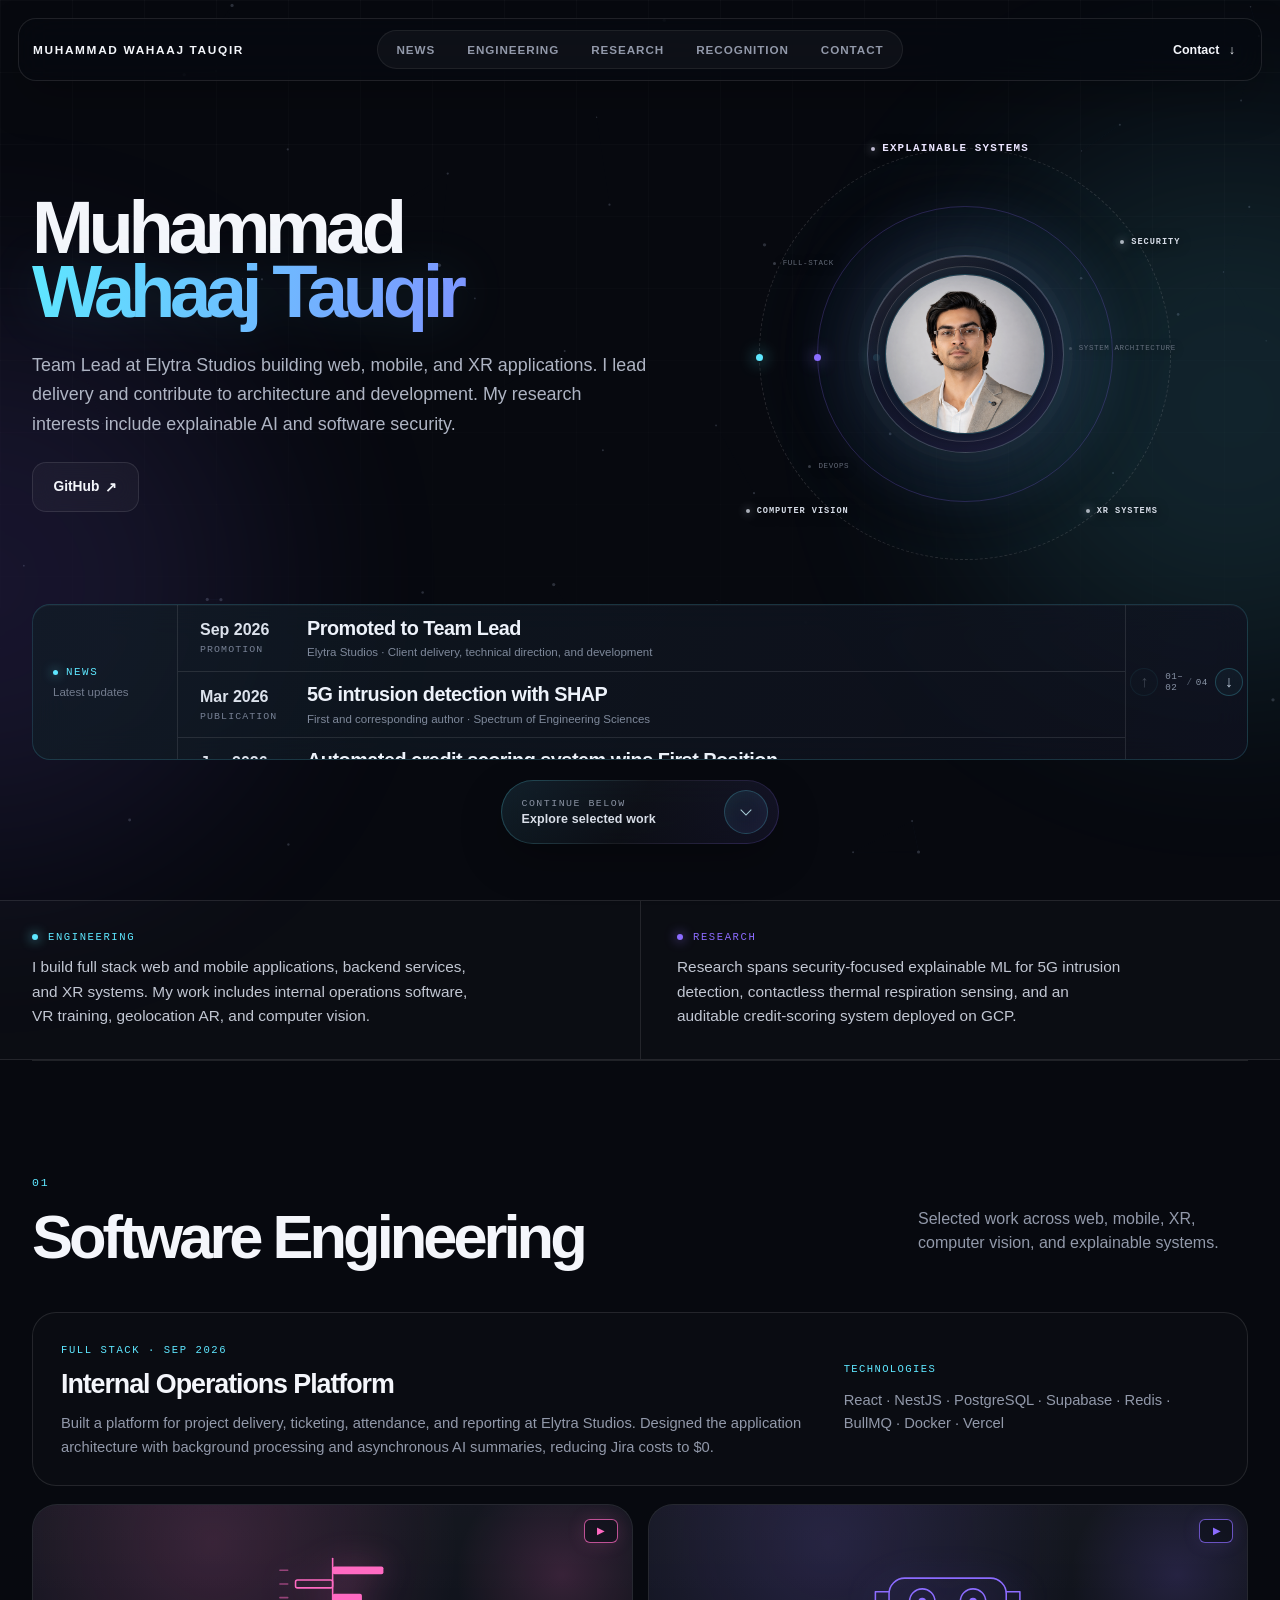
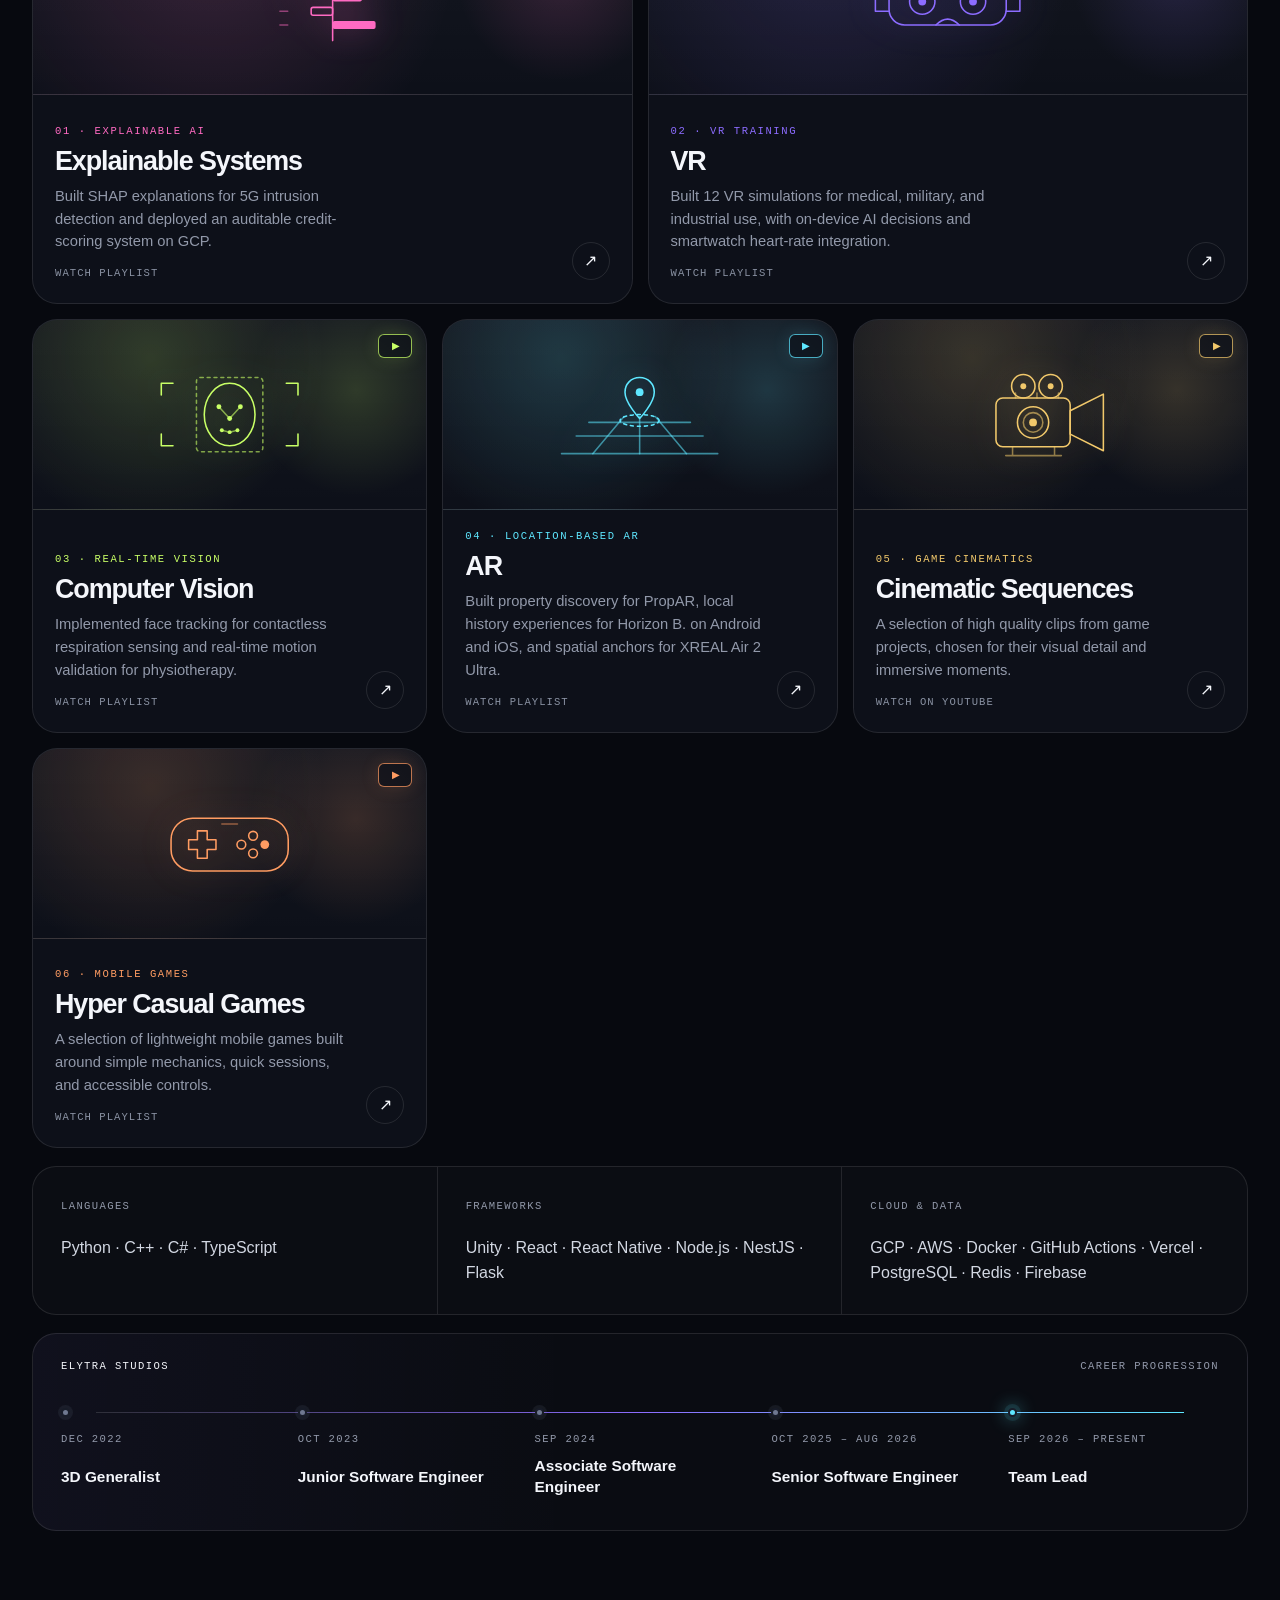
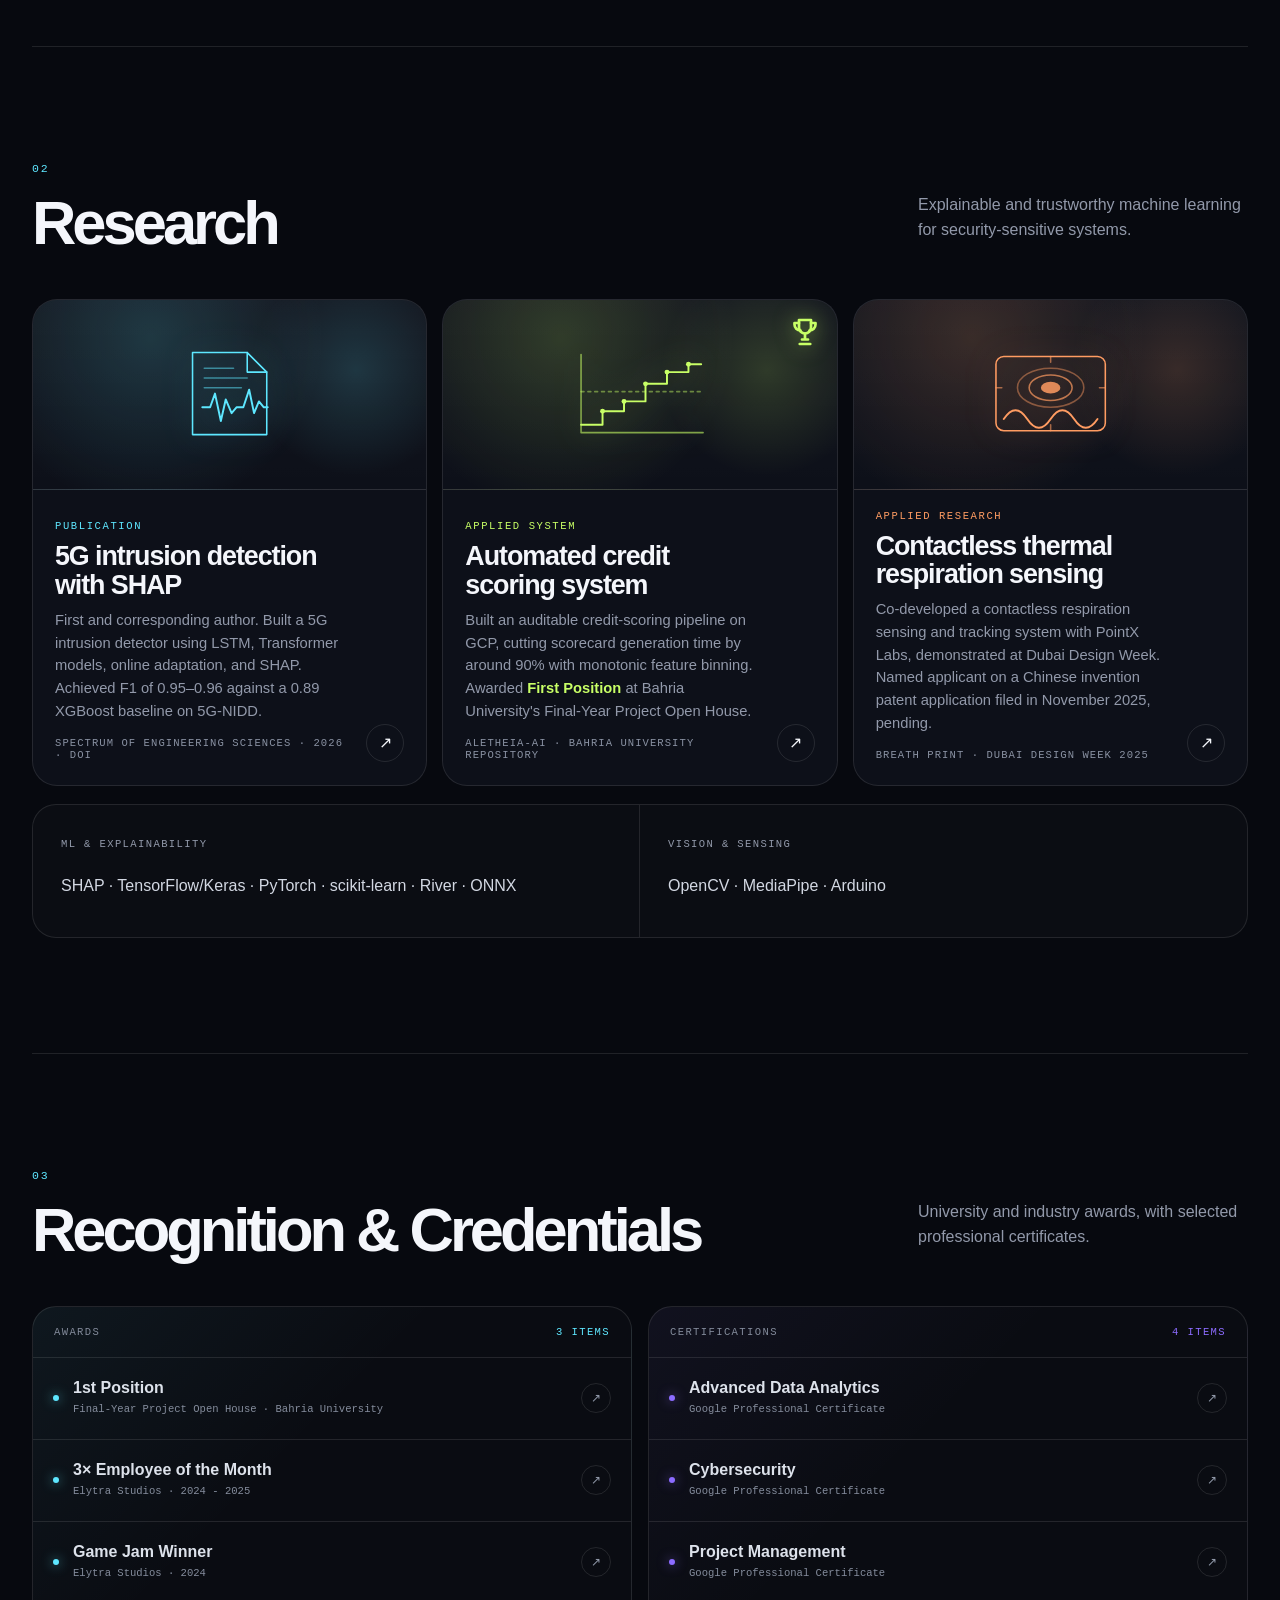
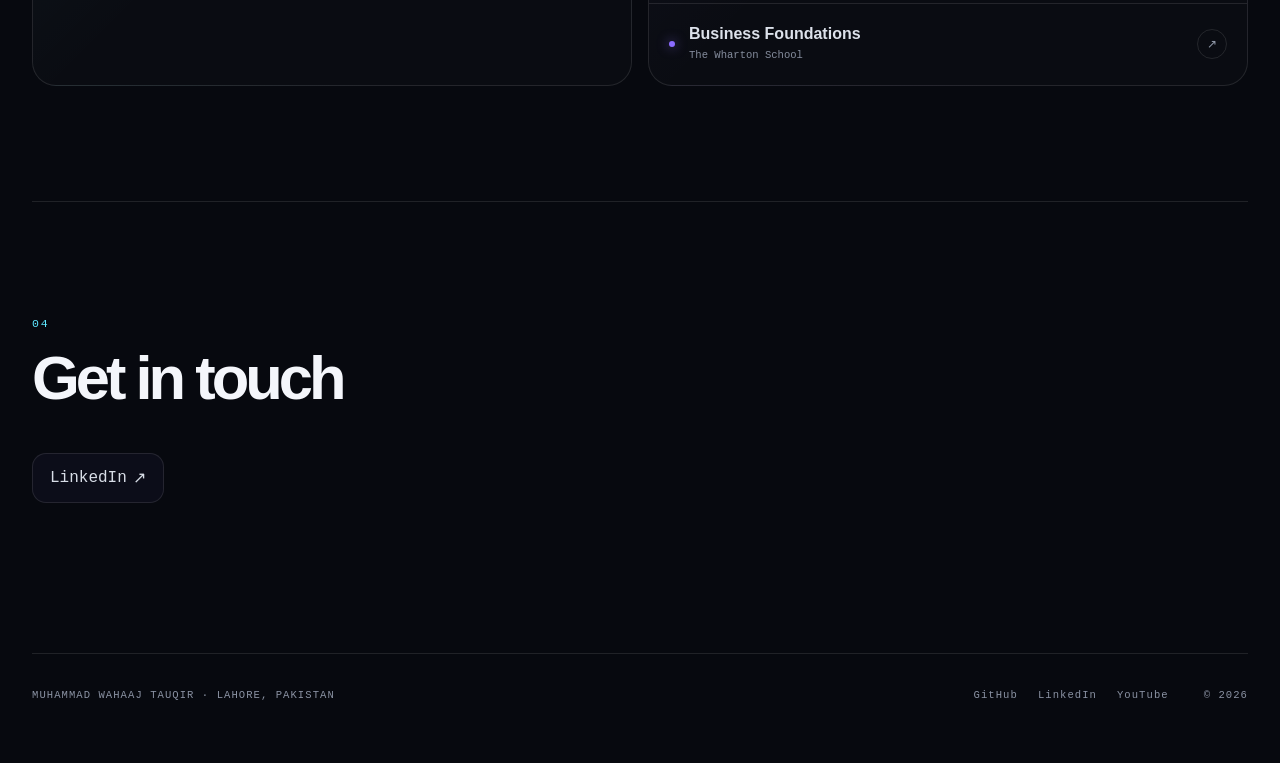
<file: index.html>
<!doctype html>
<html lang="en">
  <head>
    <meta charset="UTF-8" />
    <meta name="viewport" content="width=device-width, initial-scale=1.0" />
    <meta
      name="description"
      content="Muhammad Wahaaj Tauqir is a Team Lead at Elytra Studios building web, mobile, and XR applications, with research in explainable AI and network intrusion detection."
    />
    <meta name="theme-color" content="#07090f" />
    <link rel="canonical" href="https://wahaajtauqir.github.io/" />
    <link rel="icon" type="image/svg+xml" href="assets/favicon.svg" />

    <meta property="og:type" content="website" />
    <meta property="og:url" content="https://wahaajtauqir.github.io/" />
    <meta property="og:title" content="Muhammad Wahaaj Tauqir | Software Engineering &amp; Applied Research" />
    <meta
      property="og:description"
      content="Leading software delivery across web, mobile, and XR, with applied work in computer vision and published research in explainable AI for 5G security."
    />
    <meta property="og:image" content="https://wahaajtauqir.github.io/assets/muhammad-wahaaj-tauqir.png" />
    <meta property="og:image:width" content="512" />
    <meta property="og:image:height" content="512" />
    <meta property="og:image:alt" content="Portrait of Muhammad Wahaaj Tauqir" />
    <meta name="twitter:card" content="summary" />
    <meta name="twitter:title" content="Muhammad Wahaaj Tauqir | Software Engineering &amp; Applied Research" />
    <meta
      name="twitter:description"
      content="Leading software delivery across web, mobile, and XR, with applied work in computer vision and published research in explainable AI for 5G security."
    />
    <meta name="twitter:image" content="https://wahaajtauqir.github.io/assets/muhammad-wahaaj-tauqir.png" />

    <title>Muhammad Wahaaj Tauqir | Software Engineering &amp; Applied Research</title>
    <link rel="stylesheet" href="styles.css?v=20261105" />
    <noscript><style>.reveal { opacity: 1; transform: none; }</style></noscript>
    <script src="script.js?v=20260827" defer></script>
    <script type="application/ld+json">
      {
        "@context": "https://schema.org",
        "@type": "Person",
        "name": "Muhammad Wahaaj Tauqir",
        "url": "https://wahaajtauqir.github.io/",
        "image": "https://wahaajtauqir.github.io/assets/muhammad-wahaaj-tauqir.png",
        "jobTitle": "Team Lead",
        "worksFor": { "@type": "Organization", "name": "Elytra Studios" },
        "alumniOf": { "@type": "CollegeOrUniversity", "name": "Bahria University" },
        "address": { "@type": "PostalAddress", "addressLocality": "Lahore", "addressCountry": "PK" },
        "email": "mailto:mw.tauqir@gmail.com",
        "knowsAbout": [
          "Explainable AI",
          "Trustworthy Machine Learning",
          "Computer Vision",
          "Full-Stack Development",
          "Unity",
          "Augmented Reality",
          "Virtual Reality"
        ],
        "sameAs": [
          "https://www.linkedin.com/in/wahaajtauqir",
          "https://github.com/WahaajTauqir",
          "https://www.youtube.com/@WahaajTauqir",
          "https://wahaaj.artstation.com/"
        ]
      }
    </script>
  </head>
  <body>
    <a class="skip-link" href="#engineering">Skip to content</a>
    <canvas id="signal-field" aria-hidden="true"></canvas>
    <div class="ambient ambient-one" aria-hidden="true"></div>
    <div class="ambient ambient-two" aria-hidden="true"></div>

    <header class="site-header">
      <a class="brand" href="#top" aria-label="Muhammad Wahaaj Tauqir, home">
        <span class="brand-name">MUHAMMAD WAHAAJ TAUQIR</span>
      </a>

      <nav class="nav-pill" aria-label="Primary navigation">
        <a href="#news">News</a>
        <a href="#engineering">Engineering</a>
        <a href="#research">Research</a>
        <a href="#recognition">Recognition</a>
        <a href="#contact">Contact</a>
      </nav>

      <a class="header-link magnetic" href="#contact">
        Contact <span aria-hidden="true">↓</span>
      </a>
    </header>

    <main id="top">
      <section class="hero section-shell" aria-labelledby="hero-title">
        <div class="hero-copy reveal">
          <h1 id="hero-title">
            Muhammad
            <span class="gradient-text">Wahaaj Tauqir</span>
          </h1>

          <p class="hero-intro">
            Team Lead at Elytra Studios building web, mobile, and XR applications.
            I lead delivery and contribute to architecture and development.
            My research interests include explainable AI and software security.
          </p>

          <div class="hero-actions">
            <a
              class="button button-ghost magnetic"
              href="https://github.com/WahaajTauqir"
              target="_blank"
              rel="noreferrer"
            >
              GitHub <span aria-hidden="true">↗</span>
            </a>
          </div>
        </div>

        <div class="hero-visual reveal">
          <div class="core-stage" data-tilt>
            <div class="orbit orbit-one" aria-hidden="true"></div>
            <div class="orbit orbit-two" aria-hidden="true"></div>
            <div class="orbit orbit-three" aria-hidden="true"></div>

            <span class="orbit-label label-xai">EXPLAINABLE SYSTEMS</span>
            <span class="orbit-label label-security">SECURITY</span>
            <span class="orbit-label label-xr">XR SYSTEMS</span>
            <span class="orbit-label label-vision">COMPUTER VISION</span>
            <span class="orbit-label orbit-label-foundation label-fullstack">FULL-STACK</span>
            <span class="orbit-label orbit-label-foundation label-architecture">SYSTEM ARCHITECTURE</span>
            <span class="orbit-label orbit-label-foundation label-devops">DEVOPS</span>

            <div class="portrait-shell">
              <div class="portrait-core">
                <img
                  src="assets/muhammad-wahaaj-tauqir.png"
                  alt="Portrait of Muhammad Wahaaj Tauqir"
                  width="512"
                  height="512"
                />
              </div>
            </div>
          </div>
        </div>

        <aside class="hero-news reveal" id="news" aria-labelledby="news-title">
          <div class="hero-news-heading">
            <span id="news-title"><i aria-hidden="true"></i> News</span>
            <p>Latest updates</p>
          </div>

          <div class="hero-news-feed" tabindex="0" aria-label="News items">
            <div class="hero-news-track">
              <article class="hero-news-item">
                <div class="hero-news-meta">
                  <time datetime="2026-09">Sep 2026</time>
                  <span>Promotion</span>
                </div>
                <div class="hero-news-story">
                  <h2>Promoted to Team Lead</h2>
                  <p>Elytra Studios · Client delivery, technical direction, and development</p>
                </div>
              </article>

              <article class="hero-news-item">
                <div class="hero-news-meta">
                  <time datetime="2026-03-25">Mar 2026</time>
                  <span>Publication</span>
                </div>
                <div class="hero-news-story">
                  <h2>5G intrusion detection with SHAP</h2>
                  <p>First and corresponding author · Spectrum of Engineering Sciences</p>
                </div>
              </article>

              <article class="hero-news-item">
                <div class="hero-news-meta">
                  <time datetime="2026-01">Jan 2026</time>
                  <span>Award</span>
                </div>
                <div class="hero-news-story">
                  <h2>Automated credit scoring system wins First Position</h2>
                  <p>Bahria University Final-Year Project Open House · Aletheia-AI</p>
                </div>
              </article>

              <article class="hero-news-item">
                <div class="hero-news-meta">
                  <time datetime="2025-10">Oct 2025</time>
                  <span>Promotion</span>
                </div>
                <div class="hero-news-story">
                  <h2>Promoted to Senior Software Engineer</h2>
                  <p>Elytra Studios · XR, computer vision, and full-stack systems</p>
                </div>
              </article>
            </div>
          </div>

          <div class="hero-news-controls" aria-label="News navigation">
            <button type="button" data-news-previous aria-label="Previous news item">↑</button>
            <output aria-live="polite">
              <span data-news-current>01</span><i>/</i><span data-news-total>01</span>
            </output>
            <button type="button" data-news-next aria-label="Next news item">↓</button>
          </div>
        </aside>

        <a class="scroll-gateway" href="#engineering">
          <span class="gateway-copy">
            <small>CONTINUE BELOW</small>
            <strong>Explore selected work</strong>
          </span>
          <span class="gateway-energy" aria-hidden="true">
            <b></b>
          </span>
        </a>
      </section>

      <section class="glance" aria-label="At a glance">
        <div class="glance-grid section-shell">
          <div class="glance-column glance-industry reveal">
            <span class="glance-label">Engineering</span>
            <p>
              I build full stack web and mobile applications, backend services,
              and XR systems. My work includes internal operations software,
              VR training, geolocation AR, and computer vision.
            </p>
          </div>
          <div class="glance-column glance-research reveal">
            <span class="glance-label">Research</span>
            <p>
              Research spans security-focused explainable ML for 5G intrusion
              detection, contactless thermal respiration sensing, and an
              auditable credit-scoring system deployed on GCP.
            </p>
          </div>
        </div>
      </section>

      <section class="work section-shell" id="engineering" aria-labelledby="engineering-title">
        <div class="section-heading reveal">
          <div>
            <span class="section-index">01</span>
            <h2 id="engineering-title">Software Engineering</h2>
          </div>
          <p>Selected work across web, mobile, XR, computer vision, and explainable systems.</p>
        </div>

        <article class="engineering-feature reveal" aria-labelledby="operations-title">
          <div>
            <span class="portfolio-kicker">Full Stack · Sep 2026</span>
            <h3 id="operations-title">Internal Operations Platform</h3>
            <p>
              Built a platform for project delivery, ticketing, attendance, and
              reporting at Elytra Studios. Designed the application architecture
              with background processing and asynchronous AI summaries,
              reducing Jira costs to $0.
            </p>
          </div>
          <div class="engineering-feature-stack">
            <span>TECHNOLOGIES</span>
            <p>React · NestJS · PostgreSQL · Supabase · Redis · BullMQ · Docker · Vercel</p>
          </div>
        </article>

        <div class="portfolio-grid work-grid">
          <a
            class="portfolio-card card-xai reveal"
            href="https://www.youtube.com/playlist?list=PLMPaoZF7hiu4"
            target="_blank"
            rel="noreferrer"
            data-tilt
          >
            <div class="card-visual" aria-hidden="true">
              <svg viewBox="0 0 200 120"><use href="#glyph-xai" /></svg>
            </div>
            <div class="card-body">
              <span class="portfolio-kicker">01 · Explainable AI</span>
              <h3>Explainable Systems</h3>
              <p class="card-summary">
                Built SHAP explanations for 5G intrusion detection and
                deployed an auditable credit-scoring system on GCP.
              </p>
              <span class="card-meta">Watch playlist <svg class="card-youtube" viewBox="0 0 24 24" aria-hidden="true"><path d="M21 12.2c0 2.2-.25 3.8-.48 4.8a2.7 2.7 0 0 1-1.9 1.9C17.6 19.15 15.2 19.4 12 19.4s-5.6-.25-6.62-.5A2.7 2.7 0 0 1 3.48 17C3.25 16 3 14.4 3 12.2S3.25 8.4 3.48 7.4a2.7 2.7 0 0 1 1.9-1.9C6.4 5.25 8.8 5 12 5s5.6.25 6.62.5a2.7 2.7 0 0 1 1.9 1.9c.23 1 .48 2.6.48 4.8Z"/><path d="m10 9 5 3-5 3V9Z"/></svg></span>
            </div>
            <span class="card-arrow" aria-hidden="true">↗</span>
          </a>

          <a
            class="portfolio-card card-vr reveal"
            href="https://www.youtube.com/playlist?list=PLVRAEJSM_vLA"
            target="_blank"
            rel="noreferrer"
            data-tilt
          >
            <div class="card-visual" aria-hidden="true">
              <svg viewBox="0 0 200 120"><use href="#glyph-vr" /></svg>
            </div>
            <div class="card-body">
              <span class="portfolio-kicker">02 · VR Training</span>
              <h3>VR</h3>
              <p class="card-summary">
                Built 12 VR simulations for medical, military, and industrial
                use, with on-device AI decisions and smartwatch heart-rate
                integration.
              </p>
              <span class="card-meta">Watch playlist <svg class="card-youtube" viewBox="0 0 24 24" aria-hidden="true"><path d="M21 12.2c0 2.2-.25 3.8-.48 4.8a2.7 2.7 0 0 1-1.9 1.9C17.6 19.15 15.2 19.4 12 19.4s-5.6-.25-6.62-.5A2.7 2.7 0 0 1 3.48 17C3.25 16 3 14.4 3 12.2S3.25 8.4 3.48 7.4a2.7 2.7 0 0 1 1.9-1.9C6.4 5.25 8.8 5 12 5s5.6.25 6.62.5a2.7 2.7 0 0 1 1.9 1.9c.23 1 .48 2.6.48 4.8Z"/><path d="m10 9 5 3-5 3V9Z"/></svg></span>
            </div>
            <span class="card-arrow" aria-hidden="true">↗</span>
          </a>

          <a
            class="portfolio-card card-vision reveal"
            href="https://www.youtube.com/playlist?list=PLanHb62E8j2g"
            target="_blank"
            rel="noreferrer"
            data-tilt
          >
            <div class="card-visual" aria-hidden="true">
              <svg viewBox="0 0 200 120"><use href="#glyph-vision" /></svg>
            </div>
            <div class="card-body">
              <span class="portfolio-kicker">03 · Real-Time Vision</span>
              <h3>Computer Vision</h3>
              <p class="card-summary">
                Implemented face tracking for contactless respiration sensing
                and real-time motion validation for physiotherapy.
              </p>
              <span class="card-meta">Watch playlist <svg class="card-youtube" viewBox="0 0 24 24" aria-hidden="true"><path d="M21 12.2c0 2.2-.25 3.8-.48 4.8a2.7 2.7 0 0 1-1.9 1.9C17.6 19.15 15.2 19.4 12 19.4s-5.6-.25-6.62-.5A2.7 2.7 0 0 1 3.48 17C3.25 16 3 14.4 3 12.2S3.25 8.4 3.48 7.4a2.7 2.7 0 0 1 1.9-1.9C6.4 5.25 8.8 5 12 5s5.6.25 6.62.5a2.7 2.7 0 0 1 1.9 1.9c.23 1 .48 2.6.48 4.8Z"/><path d="m10 9 5 3-5 3V9Z"/></svg></span>
            </div>
            <span class="card-arrow" aria-hidden="true">↗</span>
          </a>

          <a
            class="portfolio-card card-ar reveal"
            href="https://www.youtube.com/playlist?list=PLXUl6CMg7nL4"
            target="_blank"
            rel="noreferrer"
            data-tilt
          >
            <div class="card-visual" aria-hidden="true">
              <svg viewBox="0 0 200 120"><use href="#glyph-ar" /></svg>
            </div>
            <div class="card-body">
              <span class="portfolio-kicker">04 · Location-Based AR</span>
              <h3>AR</h3>
              <p class="card-summary">
                Built property discovery for PropAR, local history experiences
                for Horizon B. on Android and iOS, and spatial anchors for
                XREAL Air 2 Ultra.
              </p>
              <span class="card-meta">Watch playlist <svg class="card-youtube" viewBox="0 0 24 24" aria-hidden="true"><path d="M21 12.2c0 2.2-.25 3.8-.48 4.8a2.7 2.7 0 0 1-1.9 1.9C17.6 19.15 15.2 19.4 12 19.4s-5.6-.25-6.62-.5A2.7 2.7 0 0 1 3.48 17C3.25 16 3 14.4 3 12.2S3.25 8.4 3.48 7.4a2.7 2.7 0 0 1 1.9-1.9C6.4 5.25 8.8 5 12 5s5.6.25 6.62.5a2.7 2.7 0 0 1 1.9 1.9c.23 1 .48 2.6.48 4.8Z"/><path d="m10 9 5 3-5 3V9Z"/></svg></span>
            </div>
            <span class="card-arrow" aria-hidden="true">↗</span>
          </a>

          <a
            class="portfolio-card card-cinematic reveal"
            href="https://www.youtube.com/playlist?list=PLHME6FyxEVTM"
            target="_blank"
            rel="noreferrer"
            data-tilt
          >
            <div class="card-visual" aria-hidden="true">
              <svg viewBox="0 0 200 120"><use href="#glyph-cinematic" /></svg>
            </div>
            <div class="card-body">
              <span class="portfolio-kicker">05 · Game Cinematics</span>
              <h3>Cinematic Sequences</h3>
              <p class="card-summary">
                A selection of high quality clips from game projects, chosen
                for their visual detail and immersive moments.
              </p>
              <span class="card-meta">Watch on YouTube <svg class="card-youtube" viewBox="0 0 24 24" aria-hidden="true"><path d="M21 12.2c0 2.2-.25 3.8-.48 4.8a2.7 2.7 0 0 1-1.9 1.9C17.6 19.15 15.2 19.4 12 19.4s-5.6-.25-6.62-.5A2.7 2.7 0 0 1 3.48 17C3.25 16 3 14.4 3 12.2S3.25 8.4 3.48 7.4a2.7 2.7 0 0 1 1.9-1.9C6.4 5.25 8.8 5 12 5s5.6.25 6.62.5a2.7 2.7 0 0 1 1.9 1.9c.23 1 .48 2.6.48 4.8Z"/><path d="m10 9 5 3-5 3V9Z"/></svg></span>
            </div>
            <span class="card-arrow" aria-hidden="true">↗</span>
          </a>

          <a
            class="portfolio-card card-games reveal"
            href="https://www.youtube.com/playlist?list=PLMde3_zJ_Uuo"
            target="_blank"
            rel="noreferrer"
            data-tilt
          >
            <div class="card-visual" aria-hidden="true">
              <svg viewBox="0 0 200 120"><use href="#glyph-games" /></svg>
            </div>
            <div class="card-body">
              <span class="portfolio-kicker">06 · Mobile Games</span>
              <h3>Hyper Casual Games</h3>
              <p class="card-summary">
                A selection of lightweight mobile games built around simple
                mechanics, quick sessions, and accessible controls.
              </p>
              <span class="card-meta">Watch playlist <svg class="card-youtube" viewBox="0 0 24 24" aria-hidden="true"><path d="M21 12.2c0 2.2-.25 3.8-.48 4.8a2.7 2.7 0 0 1-1.9 1.9C17.6 19.15 15.2 19.4 12 19.4s-5.6-.25-6.62-.5A2.7 2.7 0 0 1 3.48 17C3.25 16 3 14.4 3 12.2S3.25 8.4 3.48 7.4a2.7 2.7 0 0 1 1.9-1.9C6.4 5.25 8.8 5 12 5s5.6.25 6.62.5a2.7 2.7 0 0 1 1.9 1.9c.23 1 .48 2.6.48 4.8Z"/><path d="m10 9 5 3-5 3V9Z"/></svg></span>
            </div>
            <span class="card-arrow" aria-hidden="true">↗</span>
          </a>
        </div>

        <div class="skill-matrix reveal" aria-label="Engineering technologies">
          <div class="skill-group">
            <span>LANGUAGES</span>
            <p>Python · C++ · C# · TypeScript</p>
          </div>
          <div class="skill-group">
            <span>FRAMEWORKS</span>
            <p>Unity · React · React Native · Node.js · NestJS · Flask</p>
          </div>
          <div class="skill-group">
            <span>CLOUD &amp; DATA</span>
            <p>GCP · AWS · Docker · GitHub Actions · Vercel · PostgreSQL · Redis · Firebase</p>
          </div>
        </div>

        <div class="career reveal" aria-label="Career progression at Elytra Studios">
          <div class="career-heading">
            <span>ELYTRA STUDIOS</span>
            <span>CAREER PROGRESSION</span>
          </div>
          <div class="career-track">
            <div class="career-step">
              <i aria-hidden="true"></i>
              <span>DEC 2022</span>
              <strong>3D Generalist</strong>
            </div>
            <div class="career-step">
              <i aria-hidden="true"></i>
              <span>OCT 2023</span>
              <strong>Junior Software Engineer</strong>
            </div>
            <div class="career-step">
              <i aria-hidden="true"></i>
              <span>SEP 2024</span>
              <strong>Associate Software Engineer</strong>
            </div>
            <div class="career-step">
              <i aria-hidden="true"></i>
              <span>OCT 2025 – AUG 2026</span>
              <strong>Senior Software Engineer</strong>
            </div>
            <div class="career-step is-current">
              <i aria-hidden="true"></i>
              <span>SEP 2026 – PRESENT</span>
              <strong>Team Lead</strong>
            </div>
          </div>
        </div>
      </section>

      <section class="research section-shell" id="research" aria-labelledby="research-title">
        <div class="section-heading reveal">
          <div>
            <span class="section-index">02</span>
            <h2 id="research-title">Research</h2>
          </div>
          <p>Explainable and trustworthy machine learning for security-sensitive systems.</p>
        </div>

        <div class="portfolio-grid research-grid">
          <a
            class="portfolio-card card-paper reveal"
            href="https://doi.org/10.5281/zenodo.19724553"
            target="_blank"
            rel="noreferrer"
            data-tilt
          >
            <div class="card-visual" aria-hidden="true">
              <svg viewBox="0 0 200 120"><use href="#glyph-paper" /></svg>
            </div>
            <div class="card-body">
              <span class="portfolio-kicker">Publication</span>
              <h3>5G intrusion detection with SHAP</h3>
              <p class="card-summary">
                First and corresponding author. Built a 5G intrusion detector
                using LSTM, Transformer models, online adaptation, and SHAP.
                Achieved F1 of 0.95–0.96 against a 0.89 XGBoost baseline on 5G-NIDD.
              </p>
              <span class="card-meta">Spectrum of Engineering Sciences · 2026 · DOI</span>
            </div>
            <span class="card-arrow" aria-hidden="true">↗</span>
          </a>

          <a
            class="portfolio-card card-scorecard reveal"
            href="http://111.68.99.22:8080/xmlui/handle/123456789/20585?show=full"
            target="_blank"
            rel="noreferrer"
            data-tilt
          >
            <div class="card-visual">
              <svg viewBox="0 0 200 120" aria-hidden="true"><use href="#glyph-scorecard" /></svg>
              <span class="scorecard-award" aria-hidden="true">
                <svg viewBox="0 0 24 24" aria-hidden="true" fill="none" stroke="currentColor" stroke-width="1.8" stroke-linecap="round" stroke-linejoin="round">
                  <path d="M8 4h8v5a4 4 0 0 1-8 0V4Z" />
                  <path d="M8 6H5v1a4 4 0 0 0 4 4M16 6h3v1a4 4 0 0 1-4 4M12 13v4M8.5 20h7M10 17h4" />
                </svg>
              </span>
            </div>
            <div class="card-body">
              <span class="portfolio-kicker">Applied System</span>
              <h3>Automated credit scoring system</h3>
              <p class="card-summary">
                Built an auditable credit-scoring pipeline on GCP, cutting
                scorecard generation time by around 90% with monotonic feature
                binning. Awarded <strong class="award-highlight">First Position</strong> at
                Bahria University's Final-Year Project Open House.
              </p>
              <span class="card-meta">Aletheia-AI · Bahria University Repository</span>
            </div>
            <span class="card-arrow" aria-hidden="true">↗</span>
          </a>

          <a
            class="portfolio-card card-thermal reveal"
            href="https://www.dubaidesignweek.ae/programme/2025/breath-print/"
            target="_blank"
            rel="noreferrer"
            data-tilt
          >
            <div class="card-visual" aria-hidden="true">
              <svg viewBox="0 0 200 120"><use href="#glyph-thermal" /></svg>
            </div>
            <div class="card-body">
              <span class="portfolio-kicker">Applied Research</span>
              <h3>Contactless thermal respiration sensing</h3>
              <p class="card-summary">
                Co-developed a contactless respiration sensing and tracking
                system with PointX Labs, demonstrated at Dubai Design Week.
                Named applicant on a Chinese invention patent application
                filed in November 2025, pending.
              </p>
              <span class="card-meta">Breath Print · Dubai Design Week 2025</span>
            </div>
            <span class="card-arrow" aria-hidden="true">↗</span>
          </a>
        </div>

        <div class="skill-matrix reveal" aria-label="Research and computer vision tools">
          <div class="skill-group">
            <span>ML &amp; EXPLAINABILITY</span>
            <p>SHAP · TensorFlow/Keras · PyTorch · scikit-learn · River · ONNX</p>
          </div>
          <div class="skill-group">
            <span>VISION &amp; SENSING</span>
            <p>OpenCV · MediaPipe · Arduino</p>
          </div>
        </div>
      </section>

      <section class="recognition section-shell" id="recognition" aria-labelledby="recognition-title">
        <div class="section-heading reveal">
          <div>
            <span class="section-index">03</span>
            <h2 id="recognition-title">Recognition &amp; Credentials</h2>
          </div>
          <p>University and industry awards, with selected professional certificates.</p>
        </div>

        <div class="recognition-grid">
          <div class="credential-panel award-panel reveal">
            <div class="credential-panel-heading">
              <span>AWARDS</span>
              <span>3 ITEMS</span>
            </div>

            <a
              class="recognition-item"
              href="https://www.facebook.com/share/p/1Bg4rBjmjh/"
              target="_blank"
              rel="noreferrer"
            >
              <i aria-hidden="true"></i>
              <span>
                <strong>1st Position</strong>
                <small>Final-Year Project Open House · Bahria University</small>
              </span>
              <b aria-hidden="true">↗</b>
            </a>

            <a
              class="recognition-item"
              href="https://www.linkedin.com/posts/elytra-studios_teamelytra-employeeappreciation-starsofthemonth-ugcPost-7359543993157697536-hfxY"
              target="_blank"
              rel="noreferrer"
            >
              <i aria-hidden="true"></i>
              <span>
                <strong>3× Employee of the Month</strong>
                <small>Elytra Studios · 2024 - 2025</small>
              </span>
              <b aria-hidden="true">↗</b>
            </a>

            <a
              class="recognition-item"
              href="https://www.linkedin.com/posts/elytra-studios_elytrastudios-gamejam-parallelworld-activity-7170321837669695488-nSr6"
              target="_blank"
              rel="noreferrer"
            >
              <i aria-hidden="true"></i>
              <span>
                <strong>Game Jam Winner</strong>
                <small>Elytra Studios · 2024</small>
              </span>
              <b aria-hidden="true">↗</b>
            </a>
          </div>

          <div class="credential-panel certificate-panel reveal">
            <div class="credential-panel-heading">
              <span>CERTIFICATIONS</span>
              <span>4 ITEMS</span>
            </div>

            <a
              class="recognition-item"
              href="https://coursera.org/share/21f3559c2ae113e85dec74eb9b251b2f"
              target="_blank"
              rel="noreferrer"
            >
              <i aria-hidden="true"></i>
              <span>
                <strong>Advanced Data Analytics</strong>
                <small>Google Professional Certificate</small>
              </span>
              <b aria-hidden="true">↗</b>
            </a>

            <a
              class="recognition-item"
              href="https://coursera.org/share/f6790113d68476282ce21a7e5e25bfec"
              target="_blank"
              rel="noreferrer"
            >
              <i aria-hidden="true"></i>
              <span>
                <strong>Cybersecurity</strong>
                <small>Google Professional Certificate</small>
              </span>
              <b aria-hidden="true">↗</b>
            </a>

            <a
              class="recognition-item"
              href="https://coursera.org/share/198aa19a9dae673c2797600e16b2d530"
              target="_blank"
              rel="noreferrer"
            >
              <i aria-hidden="true"></i>
              <span>
                <strong>Project Management</strong>
                <small>Google Professional Certificate</small>
              </span>
              <b aria-hidden="true">↗</b>
            </a>

            <a
              class="recognition-item"
              href="https://coursera.org/share/061d556eeec14bd84240392c429a4bdc"
              target="_blank"
              rel="noreferrer"
            >
              <i aria-hidden="true"></i>
              <span>
                <strong>Business Foundations</strong>
                <small>The Wharton School</small>
              </span>
              <b aria-hidden="true">↗</b>
            </a>
          </div>
        </div>
      </section>

      <section class="contact section-shell" id="contact" aria-labelledby="contact-title">
        <div class="section-heading reveal">
          <div>
            <span class="section-index">04</span>
            <h2 id="contact-title">Get in touch</h2>
          </div>
        </div>

        <div class="contact-actions reveal">
          <a
            class="contact-action contact-linkedin magnetic"
            href="https://www.linkedin.com/in/wahaajtauqir"
            target="_blank"
            rel="noreferrer"
          >
            LinkedIn <span aria-hidden="true">↗</span>
          </a>
        </div>

        <div class="footer-row">
          <p>MUHAMMAD WAHAAJ TAUQIR · LAHORE, PAKISTAN</p>
          <div class="social-links">
            <a href="https://github.com/WahaajTauqir" target="_blank" rel="noreferrer">GitHub</a>
            <a href="https://www.linkedin.com/in/wahaajtauqir" target="_blank" rel="noreferrer">LinkedIn</a>
            <a href="https://www.youtube.com/@WahaajTauqir" target="_blank" rel="noreferrer">YouTube</a>
          </div>
          <p>&copy; <span id="year"></span></p>
        </div>
      </section>
    </main>

    <!-- Card glyph sprite. Each symbol shares one line style and takes its colour from the card accent via currentColor. -->
    <svg class="glyph-sprite" width="0" height="0" aria-hidden="true" focusable="false">
      <symbol id="glyph-games" viewBox="0 0 200 120" fill="none" stroke="currentColor" stroke-width="1.6" stroke-linecap="round" stroke-linejoin="round">
        <rect x="40" y="34" width="120" height="54" rx="22" />
        <path d="M67 47h10v9h9v10h-9v9H67v-9h-9V56h9z" />
        <circle cx="124" cy="52" r="4.5" />
        <circle cx="136" cy="61" r="4.5" fill="currentColor" stroke="none" />
        <circle cx="124" cy="70" r="4.5" />
        <circle cx="112" cy="61" r="4.5" />
        <path d="M92 40h16" opacity="0.5" />
      </symbol>

      <symbol id="glyph-cinematic" viewBox="0 0 200 120" fill="none" stroke="currentColor" stroke-width="1.6" stroke-linecap="round" stroke-linejoin="round">
        <circle cx="72" cy="31" r="12" />
        <circle cx="100" cy="31" r="12" />
        <circle cx="72" cy="31" r="3" fill="currentColor" stroke="none" />
        <circle cx="100" cy="31" r="3" fill="currentColor" stroke="none" />
        <path d="M86 43V38M64 43V38M108 43V38" opacity="0.55" />
        <rect x="44" y="43" width="76" height="50" rx="7" />
        <path d="m120 56 34-17v58l-34-17z" />
        <circle cx="82" cy="68" r="16" />
        <circle cx="82" cy="68" r="10" opacity="0.6" />
        <circle cx="82" cy="68" r="4" fill="currentColor" stroke="none" />
        <path d="M61 93v9M104 93v9M54 102h57" opacity="0.55" />
      </symbol>

      <symbol id="glyph-ar" viewBox="0 0 200 120" fill="none" stroke="currentColor" stroke-width="1.6" stroke-linecap="round" stroke-linejoin="round">
        <path d="M48 68h104M35 82h130M20 100h160" opacity="0.55" />
        <path d="M84 62 52 100M100 62v38M116 62l32 38" opacity="0.55" />
        <ellipse cx="100" cy="66" rx="20" ry="6" stroke-dasharray="3 4" />
        <path d="M100 22c-9 0-15 7-15 15 0 11 15 27 15 27s15-16 15-27c0-8-6-15-15-15z" />
        <circle cx="100" cy="37" r="4" fill="currentColor" stroke="none" />
      </symbol>

      <symbol id="glyph-vr" viewBox="0 0 200 120" fill="none" stroke="currentColor" stroke-width="1.6" stroke-linecap="round" stroke-linejoin="round">
        <rect x="40" y="38" width="120" height="48" rx="16" />
        <path d="M88 86q12-12 24 0" />
        <path d="M40 52H26v20h14M160 52h14v20h-14" />
        <circle cx="74" cy="62" r="13" />
        <circle cx="126" cy="62" r="13" />
        <circle cx="74" cy="62" r="4" fill="currentColor" stroke="none" />
        <circle cx="126" cy="62" r="4" fill="currentColor" stroke="none" />
      </symbol>

      <symbol id="glyph-vision" viewBox="0 0 200 120" fill="none" stroke="currentColor" stroke-width="1.6" stroke-linecap="round" stroke-linejoin="round">
        <path d="M30 40V28h12M170 40V28h-12M30 80v12h12M170 80v12h-12" />
        <rect x="66" y="22" width="68" height="76" rx="4" stroke-dasharray="3 4" opacity="0.6" />
        <ellipse cx="100" cy="60" rx="26" ry="32" />
        <path d="M89 52 100 64 111 52M92 76l8 2 8-2" opacity="0.6" />
        <circle cx="89" cy="52" r="2.5" fill="currentColor" stroke="none" />
        <circle cx="111" cy="52" r="2.5" fill="currentColor" stroke="none" />
        <circle cx="100" cy="64" r="2.5" fill="currentColor" stroke="none" />
        <circle cx="92" cy="76" r="2" fill="currentColor" stroke="none" />
        <circle cx="100" cy="78" r="2" fill="currentColor" stroke="none" />
        <circle cx="108" cy="76" r="2" fill="currentColor" stroke="none" />
      </symbol>

      <symbol id="glyph-xai" viewBox="0 0 200 120" fill="none" stroke="currentColor" stroke-width="1.6" stroke-linecap="round" stroke-linejoin="round">
        <path d="M100 18v84" />
        <rect x="100" y="26" width="52" height="8" rx="2" fill="currentColor" stroke="none" />
        <rect x="62" y="40" width="38" height="8" rx="2" />
        <rect x="100" y="54" width="30" height="8" rx="2" fill="currentColor" stroke="none" />
        <rect x="78" y="68" width="22" height="8" rx="2" />
        <rect x="100" y="82" width="44" height="8" rx="2" fill="currentColor" stroke="none" />
        <path d="M46 30h8M46 44h8M46 58h8M46 72h8M46 86h8" opacity="0.5" />
      </symbol>

      <symbol id="glyph-paper" viewBox="0 0 200 120" fill="none" stroke="currentColor" stroke-width="1.6" stroke-linecap="round" stroke-linejoin="round">
        <path d="M62 18h56l20 20v64H62z" />
        <path d="M118 18v20h20" />
        <path d="M74 34h30M74 44h44M74 54h38" opacity="0.5" />
        <path d="M72 74h8l5-14 6 28 5-22 6 14 5-6h7l6-18 5 24 5-12 5 6h4" stroke-width="2" />
      </symbol>

      <symbol id="glyph-thermal" viewBox="0 0 200 120" fill="none" stroke="currentColor" stroke-width="1.6" stroke-linecap="round" stroke-linejoin="round">
        <rect x="44" y="22" width="112" height="76" rx="8" />
        <path d="M100 22v6M100 92v6M44 54h6M150 54h6" opacity="0.6" />
        <ellipse cx="100" cy="54" rx="34" ry="20" opacity="0.45" />
        <ellipse cx="100" cy="54" rx="22" ry="13" opacity="0.7" />
        <ellipse cx="100" cy="54" rx="10" ry="6" fill="currentColor" stroke="none" opacity="0.85" />
        <path d="M52 86c8-12 16-12 24 0s16 12 24 0 16-12 24 0 16 12 24 0" stroke-width="2" />
      </symbol>

      <symbol id="glyph-scorecard" viewBox="0 0 200 120" fill="none" stroke="currentColor" stroke-width="1.6" stroke-linecap="round" stroke-linejoin="round">
        <path d="M40 100h125M40 100V20" opacity="0.6" />
        <path d="M40 58h125" stroke-dasharray="3 4" opacity="0.45" />
        <path d="M40 92h22v-14h22v-10h22v-18h22v-12h22v-8h13" stroke-width="2" />
        <circle cx="62" cy="78" r="2.5" fill="currentColor" stroke="none" />
        <circle cx="84" cy="68" r="2.5" fill="currentColor" stroke="none" />
        <circle cx="106" cy="50" r="2.5" fill="currentColor" stroke="none" />
        <circle cx="128" cy="38" r="2.5" fill="currentColor" stroke="none" />
        <circle cx="150" cy="30" r="2.5" fill="currentColor" stroke="none" />
      </symbol>
    </svg>
  </body>
</html>
</file>
<file: styles.css>
:root {
  color-scheme: dark;
  --bg: #07090f;
  --surface: rgba(15, 18, 30, 0.72);
  --surface-strong: #111522;
  --text: #f4f6fb;
  --muted: #9299aa;
  --line: rgba(255, 255, 255, 0.1);
  --cyan: #5ee7ff;
  --violet: #8c6cff;
  --lime: #c8ff66;
  --pink: #ff6ac2;
  --max-width: 1380px;
  --display: "SF Pro Display", "Inter", "Segoe UI", sans-serif;
  --mono: "SFMono-Regular", Consolas, "Liberation Mono", monospace;
}

* {
  box-sizing: border-box;
}

html {
  scroll-behavior: smooth;
  scrollbar-color: var(--violet) var(--bg);
}

body {
  margin: 0;
  overflow-x: hidden;
  background:
    radial-gradient(circle at 52% -10%, rgba(93, 78, 180, 0.13), transparent 34rem),
    var(--bg);
  color: var(--text);
  font-family: var(--display);
  -webkit-font-smoothing: antialiased;
}

body::before {
  position: fixed;
  inset: 0;
  z-index: -3;
  background-image:
    linear-gradient(rgba(255, 255, 255, 0.025) 1px, transparent 1px),
    linear-gradient(90deg, rgba(255, 255, 255, 0.025) 1px, transparent 1px);
  background-size: 72px 72px;
  -webkit-mask-image: linear-gradient(to bottom, black, transparent 90%);
  mask-image: linear-gradient(to bottom, black, transparent 90%);
  content: "";
  pointer-events: none;
}

a {
  color: inherit;
  text-decoration: none;
}

button,
a {
  -webkit-tap-highlight-color: transparent;
}

#signal-field {
  position: fixed;
  inset: 0;
  z-index: -2;
  width: 100%;
  height: 100%;
  opacity: 0.48;
  pointer-events: none;
}

.ambient {
  position: fixed;
  z-index: -1;
  width: 34rem;
  height: 34rem;
  border-radius: 50%;
  filter: blur(110px);
  opacity: 0.12;
  pointer-events: none;
}

.ambient-one {
  top: 15%;
  right: -14rem;
  background: var(--cyan);
}

.ambient-two {
  bottom: 5%;
  left: -18rem;
  background: var(--violet);
}

.section-shell {
  width: min(calc(100% - 64px), var(--max-width));
  margin-inline: auto;
}

/* Keyboard users can jump past the hero; visible only when focused. */
.skip-link {
  position: fixed;
  top: 12px;
  left: 12px;
  z-index: 60;
  padding: 10px 14px;
  border: 1px solid var(--cyan);
  border-radius: 10px;
  background: var(--surface-strong);
  color: var(--text);
  font-size: 0.85rem;
  font-weight: 650;
  transform: translateY(-200%);
  transition: transform 160ms ease;
}

.skip-link:focus-visible {
  outline: none;
  transform: translateY(0);
}

.site-header {
  position: fixed;
  top: 18px;
  left: 50%;
  z-index: 40;
  display: grid;
  grid-template-columns: 1fr auto 1fr;
  align-items: center;
  width: min(calc(100% - 36px), 1440px);
  padding: 11px 14px;
  border: 1px solid var(--line);
  border-radius: 18px;
  background: rgba(7, 9, 15, 0.68);
  box-shadow: 0 18px 45px rgba(0, 0, 0, 0.22);
  backdrop-filter: blur(18px) saturate(140%);
  transform: translateX(-50%);
}

.brand {
  display: flex;
  align-items: center;
  width: max-content;
  font-size: 0.74rem;
  font-weight: 720;
  letter-spacing: 0.14em;
}

.nav-pill {
  display: flex;
  gap: 4px;
  padding: 4px;
  border: 1px solid rgba(255, 255, 255, 0.07);
  border-radius: 99px;
  background: rgba(255, 255, 255, 0.035);
}

.nav-pill a {
  padding: 8px 14px;
  border-radius: 99px;
  color: var(--muted);
  font-size: 0.73rem;
  font-weight: 650;
  letter-spacing: 0.08em;
  text-transform: uppercase;
  transition: color 180ms ease, background 180ms ease;
}

.nav-pill a:hover,
.nav-pill a:focus-visible {
  background: rgba(255, 255, 255, 0.07);
  color: var(--text);
  outline: none;
}

.header-link {
  justify-self: end;
  padding: 9px 12px;
  font-size: 0.78rem;
  font-weight: 650;
}

.header-link span,
.button span,
.contact-action span {
  display: inline-block;
  margin-left: 6px;
  transition: transform 180ms ease;
}

.header-link:hover span,
.button:hover span,
.contact-action:hover span {
  transform: translate(3px, -3px);
}

.hero {
  position: relative;
  display: grid;
  grid-template-columns: minmax(0, 1.07fr) minmax(420px, 0.93fr);
  align-items: center;
  min-height: 86svh;
  padding-block: 104px 56px;
}

.hero-copy {
  position: relative;
  z-index: 3;
}

.section-index,
.portfolio-kicker {
  font-family: var(--mono);
  font-size: 0.72rem;
  letter-spacing: 0.15em;
  text-transform: uppercase;
}

.hero h1 {
  max-width: 850px;
  margin: 0;
  font-size: clamp(3.5rem, 5.8vw, 6rem);
  font-weight: 760;
  line-height: 0.87;
  letter-spacing: -0.072em;
}

.gradient-text {
  display: block;
  /* Extend the painted area below the tight line box so descenders (j, q) are not clipped by background-clip: text. */
  padding-bottom: 0.14em;
  margin-bottom: -0.14em;
  background: linear-gradient(100deg, var(--cyan), var(--violet));
  background-clip: text;
  color: transparent;
  filter: drop-shadow(0 0 25px rgba(94, 231, 255, 0.1));
}

.hero-intro {
  max-width: 620px;
  margin: 26px 0 0;
  color: #aeb4c3;
  font-size: clamp(1rem, 1.4vw, 1.22rem);
  line-height: 1.65;
}

.hero-actions {
  display: flex;
  flex-wrap: wrap;
  gap: 12px;
  margin-top: 23px;
}

.button {
  display: inline-flex;
  align-items: center;
  justify-content: center;
  min-height: 50px;
  padding: 0 21px;
  border: 1px solid transparent;
  border-radius: 14px;
  font-size: 0.86rem;
  font-weight: 680;
  transition: border-color 200ms ease, background 200ms ease, transform 200ms ease;
}

.button-ghost {
  border-color: var(--line);
  background: rgba(255, 255, 255, 0.035);
  backdrop-filter: blur(12px);
}

.button-ghost:hover {
  border-color: rgba(94, 231, 255, 0.3);
  background: rgba(94, 231, 255, 0.06);
}

.hero-visual {
  position: relative;
  display: grid;
  place-items: center;
  min-height: 500px;
  perspective: 1200px;
}

.core-stage {
  position: relative;
  display: grid;
  place-items: center;
  width: min(35vw, 500px);
  aspect-ratio: 1;
  transform-style: preserve-3d;
  transition: transform 220ms ease-out;
}

.core-stage::before {
  position: absolute;
  inset: 8%;
  border-radius: 50%;
  background: radial-gradient(circle, rgba(140, 108, 255, 0.12), transparent 67%);
  filter: blur(10px);
  content: "";
}

.orbit {
  position: absolute;
  border: 1px solid rgba(255, 255, 255, 0.13);
  border-radius: 50%;
  box-shadow: inset 0 0 40px rgba(94, 231, 255, 0.025);
}

.orbit::before {
  position: absolute;
  top: 50%;
  left: -4px;
  width: 7px;
  height: 7px;
  border-radius: 50%;
  background: var(--cyan);
  box-shadow: 0 0 16px var(--cyan);
  content: "";
}

.orbit-one {
  inset: 4%;
  border-style: dashed;
  animation: rotate 28s linear infinite;
}

.orbit-two {
  inset: 17%;
  border-color: rgba(140, 108, 255, 0.23);
  animation: rotate-reverse 19s linear infinite;
}

.orbit-two::before {
  background: var(--violet);
  box-shadow: 0 0 16px var(--violet);
}

.orbit-three {
  inset: 30%;
  border-style: dotted;
  animation: rotate 13s linear infinite;
}

@keyframes rotate { to { transform: rotate(360deg); } }
@keyframes rotate-reverse { to { transform: rotate(-360deg); } }

.portrait-shell {
  position: relative;
  z-index: 2;
  display: grid;
  place-items: center;
  width: 44%;
  aspect-ratio: 1;
  border: 1px solid rgba(196, 222, 255, 0.28);
  border-radius: 50%;
  background:
    linear-gradient(145deg, rgba(255, 255, 255, 0.11), rgba(94, 231, 255, 0.025) 40%, rgba(140, 108, 255, 0.09)),
    rgba(10, 13, 22, 0.52);
  box-shadow:
    inset 0 1px 0 rgba(255, 255, 255, 0.2),
    inset 0 -18px 38px rgba(140, 108, 255, 0.08),
    0 0 0 9px rgba(255, 255, 255, 0.014),
    0 0 90px rgba(94, 231, 255, 0.16);
  backdrop-filter: blur(14px) saturate(125%);
}

.portrait-shell::before {
  position: absolute;
  inset: 5%;
  z-index: 2;
  border: 1px solid rgba(255, 255, 255, 0.16);
  border-radius: 50%;
  box-shadow: inset 0 0 28px rgba(94, 231, 255, 0.07);
  content: "";
  pointer-events: none;
}

.portrait-core {
  position: relative;
  z-index: 1;
  width: 82%;
  aspect-ratio: 1;
  overflow: hidden;
  border: 1px solid rgba(94, 231, 255, 0.22);
  border-radius: 50%;
  background: #111522;
  box-shadow: 0 12px 38px rgba(0, 0, 0, 0.34);
}

.portrait-core img {
  display: block;
  width: 100%;
  height: 100%;
  object-fit: cover;
  object-position: center;
}

.orbit-label {
  position: absolute;
  z-index: 3;
  display: flex;
  gap: 7px;
  align-items: center;
  color: #d5dbe6;
  font-family: var(--mono);
  font-size: clamp(0.54rem, 0.6vw, 0.66rem);
  font-weight: 590;
  letter-spacing: 0.11em;
  line-height: 1;
  text-shadow: 0 2px 12px rgba(7, 9, 15, 0.95);
  white-space: nowrap;
}

.orbit-label::before {
  width: 4px;
  height: 4px;
  flex: 0 0 auto;
  border-radius: 50%;
  background: currentColor;
  box-shadow: 0 0 10px currentColor;
  content: "";
  opacity: 0.8;
}

.label-xai {
  top: 3%;
  left: 29%;
  color: #ebe5ff;
  font-size: clamp(0.68rem, 0.76vw, 0.82rem);
}
.label-security { top: 24%; right: 2%; }
.label-xr { right: 7%; bottom: 14%; }
.label-vision { bottom: 14%; left: 1%; }

.orbit-label-foundation {
  color: #858d9d;
  font-size: clamp(0.47rem, 0.52vw, 0.56rem);
  font-weight: 540;
  letter-spacing: 0.08em;
  opacity: 0.72;
}

.orbit-label-foundation::before {
  width: 3px;
  height: 3px;
  box-shadow: none;
  opacity: 0.55;
}

.label-fullstack { top: 29%; left: 7%; }
.label-architecture { top: 48%; right: 3%; }
.label-devops { bottom: 24%; left: 15%; }

.scroll-gateway {
  --gateway-x: 50%;
  --gateway-y: 50%;
  position: relative;
  grid-column: 1 / -1;
  justify-self: center;
  z-index: 5;
  display: flex;
  gap: 22px;
  align-items: center;
  min-width: 278px;
  padding: 9px 10px 9px 20px;
  overflow: hidden;
  border: 1px solid transparent;
  border-radius: 999px;
  background:
    linear-gradient(rgba(11, 14, 23, 0.72), rgba(8, 11, 18, 0.76)) padding-box,
    linear-gradient(120deg, rgba(94, 231, 255, 0.32), rgba(255, 255, 255, 0.08) 48%, rgba(140, 108, 255, 0.28)) border-box;
  box-shadow: 0 16px 45px rgba(0, 0, 0, 0.24);
  backdrop-filter: blur(18px) saturate(125%);
  transform: none;
  transition: box-shadow 260ms ease, transform 260ms ease;
}

.scroll-gateway::before {
  position: absolute;
  inset: 0;
  background: radial-gradient(circle at var(--gateway-x) var(--gateway-y), rgba(94, 231, 255, 0.13), transparent 38%);
  content: "";
  opacity: 0;
  transition: opacity 220ms ease;
  pointer-events: none;
}

.scroll-gateway:hover,
.scroll-gateway:focus-visible {
  box-shadow: 0 18px 52px rgba(36, 173, 211, 0.17);
  transform: translateY(-4px);
}

.scroll-gateway:hover::before,
.scroll-gateway:focus-visible::before {
  opacity: 1;
}

.gateway-copy {
  position: relative;
  z-index: 1;
  display: grid;
  gap: 3px;
}

.gateway-copy small {
  color: #8a92a3;
  font-family: var(--mono);
  font-size: 0.62rem;
  letter-spacing: 0.15em;
}

.gateway-copy strong {
  color: #d9dee8;
  font-size: 0.78rem;
  font-weight: 590;
  letter-spacing: 0.01em;
  transition: color 220ms ease;
}

.scroll-gateway:hover .gateway-copy strong,
.scroll-gateway:focus-visible .gateway-copy strong {
  color: #f3fbff;
}

.gateway-energy {
  position: relative;
  z-index: 1;
  display: grid;
  place-items: center;
  width: 44px;
  height: 44px;
  margin-left: auto;
  overflow: hidden;
  border: 1px solid rgba(94, 231, 255, 0.22);
  border-radius: 50%;
  background: linear-gradient(145deg, rgba(94, 231, 255, 0.08), rgba(140, 108, 255, 0.07));
  box-shadow: inset 0 0 18px rgba(94, 231, 255, 0.04);
  transition: border-color 220ms ease, box-shadow 220ms ease, transform 220ms ease;
}

.scroll-gateway:hover .gateway-energy,
.scroll-gateway:focus-visible .gateway-energy {
  border-color: rgba(94, 231, 255, 0.5);
  box-shadow: inset 0 0 20px rgba(94, 231, 255, 0.1), 0 0 22px rgba(94, 231, 255, 0.12);
  transform: translateY(2px);
}

.gateway-energy b {
  width: 8px;
  height: 8px;
  margin-top: -4px;
  border-right: 1px solid rgba(203, 247, 255, 0.8);
  border-bottom: 1px solid rgba(203, 247, 255, 0.8);
  transform: rotate(45deg);
}

.glance {
  border-block: 1px solid var(--line);
  background: rgba(255, 255, 255, 0.018);
}

.glance-grid {
  display: grid;
  grid-template-columns: 1fr 1fr;
}

.glance-column {
  --glance-accent: var(--cyan);
  display: grid;
  gap: 12px;
  align-content: start;
  padding: 30px 36px 30px 0;
}

.glance-column + .glance-column {
  padding: 30px 0 30px 36px;
  border-left: 1px solid var(--line);
}

.glance-research { --glance-accent: var(--violet); }

.glance-label {
  display: flex;
  gap: 10px;
  align-items: center;
  color: var(--glance-accent);
  font-family: var(--mono);
  font-size: 0.66rem;
  letter-spacing: 0.15em;
  text-transform: uppercase;
}

.glance-label::before {
  width: 6px;
  height: 6px;
  border-radius: 50%;
  background: var(--glance-accent);
  box-shadow: 0 0 12px var(--glance-accent);
  content: "";
}

.glance-column p {
  max-width: 52ch;
  margin: 0;
  color: #c2c7d3;
  font-size: clamp(0.95rem, 1.2vw, 1.08rem);
  line-height: 1.6;
}

.work,
.research,
.recognition,
.contact {
  padding-block: clamp(90px, 9vw, 130px);
  border-top: 1px solid var(--line);
}

.section-heading {
  display: grid;
  grid-template-columns: 1fr 0.55fr;
  gap: 50px;
  align-items: end;
  margin-bottom: 48px;
}

.section-index {
  display: block;
  margin-bottom: 20px;
  color: var(--cyan);
}

.section-heading h2 {
  margin: 0;
  font-size: clamp(2.4rem, 4.8vw, 5rem);
  font-weight: 720;
  line-height: 0.9;
  letter-spacing: -0.065em;
}

.section-heading > p {
  justify-self: end;
  max-width: 330px;
  margin: 0 0 8px;
  color: var(--muted);
  font-size: 1rem;
  line-height: 1.55;
}

.hero-news {
  position: relative;
  z-index: 4;
  display: grid;
  grid-column: 1 / -1;
  grid-template-columns: 145px minmax(0, 1fr) 122px;
  min-width: 0;
  margin-bottom: 20px;
  overflow: hidden;
  border: 1px solid rgba(94, 231, 255, 0.16);
  border-radius: 18px;
  background:
    linear-gradient(112deg, rgba(94, 231, 255, 0.05), rgba(140, 108, 255, 0.03)),
    rgba(11, 14, 23, 0.68);
  box-shadow: inset 0 1px rgba(255, 255, 255, 0.035);
  backdrop-filter: blur(16px);
}

.hero-news-heading {
  display: grid;
  gap: 8px;
  align-content: center;
  padding: 18px 20px;
  border-right: 1px solid var(--line);
}

.hero-news-heading span {
  display: flex;
  gap: 8px;
  align-items: center;
  color: var(--cyan);
  font-family: var(--mono);
  font-size: 0.68rem;
  letter-spacing: 0.14em;
  text-transform: uppercase;
}

.hero-news-heading i {
  width: 5px;
  height: 5px;
  border-radius: 50%;
  background: var(--cyan);
  box-shadow: 0 0 11px rgba(94, 231, 255, 0.8);
}

.hero-news-heading p {
  margin: 0;
  color: #737c8e;
  font-size: 0.72rem;
}

.hero-news-feed {
  max-height: 154px;
  min-width: 0;
  overflow-x: hidden;
  overflow-y: auto;
  overscroll-behavior-y: contain;
  scroll-behavior: smooth;
  scroll-snap-type: y mandatory;
  scrollbar-width: none;
}

.hero-news-feed::-webkit-scrollbar { display: none; }

.hero-news-feed:focus-visible {
  outline: 1px solid rgba(94, 231, 255, 0.48);
  outline-offset: -2px;
}

.hero-news-track {
  display: flex;
  flex-direction: column;
}

.hero-news-item {
  display: grid;
  flex: 0 0 66px;
  grid-template-columns: 85px minmax(0, 1fr);
  gap: 22px;
  align-items: center;
  min-height: 66px;
  padding: 9px 17px 9px 22px;
  scroll-snap-align: start;
}

.hero-news-item + .hero-news-item { border-top: 1px solid var(--line); }

.hero-news-meta {
  display: grid;
  gap: 5px;
}

.hero-news-meta time {
  color: #dce2ec;
  font-size: 1rem;
  font-weight: 660;
}

.hero-news-meta span,
.hero-news-controls output {
  font-family: var(--mono);
  font-size: 0.62rem;
  letter-spacing: 0.11em;
  text-transform: uppercase;
}

.hero-news-meta span { color: #788296; }

.hero-news-story {
  display: grid;
  gap: 4px;
  min-width: 0;
}

.hero-news-story h2 {
  margin: 0;
  color: #edf2fa;
  font-size: clamp(1rem, 1.55vw, 1.3rem);
  font-weight: 650;
  line-height: 1.25;
  letter-spacing: -0.025em;
  overflow-wrap: anywhere;
}

.hero-news-story p {
  margin: 0;
  color: #7f899b;
  font-size: 0.72rem;
  line-height: 1.4;
  overflow-wrap: anywhere;
}

.hero-news-controls {
  display: flex;
  gap: 7px;
  align-items: center;
  justify-content: center;
  padding-inline: 12px;
  border-left: 1px solid var(--line);
}

.hero-news-controls button {
  display: grid;
  flex: 0 0 28px;
  place-items: center;
  width: 28px;
  height: 28px;
  aspect-ratio: 1;
  box-sizing: border-box;
  padding: 0;
  border: 1px solid rgba(94, 231, 255, 0.22);
  border-radius: 50%;
  background: rgba(94, 231, 255, 0.035);
  color: #b9c7d7;
  font: inherit;
  cursor: pointer;
  transition: border-color 180ms ease, background 180ms ease, color 180ms ease;
}

.hero-news-controls button:hover:not(:disabled),
.hero-news-controls button:focus-visible {
  border-color: rgba(94, 231, 255, 0.55);
  background: rgba(94, 231, 255, 0.1);
  color: var(--cyan);
  outline: none;
}

.hero-news-controls button:disabled {
  cursor: default;
  opacity: 0.28;
}

.hero-news-controls output {
  display: flex;
  gap: 3px;
  align-items: center;
  color: #8993a6;
  font-size: 0.58rem;
  letter-spacing: 0.06em;
}

.hero-news-controls output i {
  color: #515a6a;
  font-style: normal;
}

.skill-matrix {
  display: grid;
  grid-auto-flow: column;
  grid-auto-columns: 1fr;
  margin-top: 18px;
  border: 1px solid var(--line);
  border-radius: 24px;
  background: rgba(255, 255, 255, 0.018);
  overflow: hidden;
}

.skill-group {
  position: relative;
  min-height: 132px;
  padding: 28px;
  border-right: 1px solid var(--line);
  transition: background 220ms ease;
}

.skill-group:last-child { border-right: 0; }

.skill-group::after {
  position: absolute;
  right: 0;
  bottom: 0;
  left: 0;
  height: 1px;
  background: linear-gradient(90deg, transparent, var(--cyan), transparent);
  content: "";
  opacity: 0;
  transform: scaleX(0.35);
  transition: opacity 220ms ease, transform 350ms ease;
}

.skill-group:hover {
  background: rgba(94, 231, 255, 0.035);
}

.skill-group:hover::after {
  opacity: 0.7;
  transform: scaleX(1);
}

.skill-group > span,
.career-heading,
.career-step > span {
  color: var(--muted);
  font-family: var(--mono);
  font-size: 0.66rem;
  letter-spacing: 0.13em;
}

.skill-group p {
  margin: 22px 0 0;
  color: #d3d8e3;
  font-size: clamp(0.9rem, 1.25vw, 1.1rem);
  line-height: 1.6;
}

.engineering-feature {
  --card-accent: var(--cyan);
  display: grid;
  grid-template-columns: minmax(0, 2fr) minmax(0, 1fr);
  gap: 32px;
  margin-bottom: 18px;
  padding: 26px 28px;
  border: 1px solid var(--line);
  border-radius: 24px;
  background: rgba(255, 255, 255, 0.014);
}

.engineering-feature h3 {
  margin: 12px 0;
  font-size: clamp(1.45rem, 2.1vw, 2.1rem);
  letter-spacing: -0.04em;
}

.engineering-feature p {
  margin: 0;
  color: var(--muted);
  font-size: 0.92rem;
  line-height: 1.6;
}

.engineering-feature-stack {
  display: grid;
  align-content: center;
  gap: 14px;
}

.engineering-feature-stack > span {
  color: var(--cyan);
  font-family: var(--mono);
  font-size: 0.66rem;
  letter-spacing: 0.13em;
}

.career {
  margin-top: 18px;
  padding: 26px 28px 32px;
  border: 1px solid var(--line);
  border-radius: 24px;
  background:
    linear-gradient(90deg, rgba(140, 108, 255, 0.045), transparent 45%),
    rgba(255, 255, 255, 0.014);
}

.career-heading {
  display: flex;
  justify-content: space-between;
}

.career-heading span:first-child { color: var(--text); }

.career-track {
  position: relative;
  display: grid;
  grid-template-columns: repeat(5, minmax(0, 1fr));
  gap: 26px;
  margin-top: 36px;
}

.career-track::before {
  position: absolute;
  top: 4px;
  right: 3%;
  left: 3%;
  height: 1px;
  background: linear-gradient(90deg, rgba(255, 255, 255, 0.13), var(--violet), var(--cyan));
  content: "";
}

.career-step {
  position: relative;
  display: grid;
  gap: 10px;
  padding-top: 25px;
}

.career-step i {
  position: absolute;
  top: 0;
  left: 0;
  z-index: 1;
  width: 9px;
  height: 9px;
  border: 2px solid #181c29;
  border-radius: 50%;
  background: #6f7890;
  box-shadow: 0 0 0 3px rgba(111, 120, 144, 0.12);
}

.career-step.is-current i {
  background: var(--cyan);
  box-shadow: 0 0 0 4px rgba(94, 231, 255, 0.1), 0 0 18px var(--cyan);
}

.career-step strong {
  max-width: 210px;
  font-size: clamp(0.9rem, 1.2vw, 1.08rem);
  font-weight: 560;
  line-height: 1.4;
}

/* Portfolio card — one component shared by the engineering and research grids.
   Anatomy: visual (SVG glyph) → kicker → title → summary → meta (where the link goes). */

.portfolio-grid {
  display: grid;
  grid-template-columns: repeat(6, 1fr);
  gap: 15px;
}

.work-grid .portfolio-card:nth-child(-n + 2) { grid-column: span 3; }
.work-grid .portfolio-card:nth-child(n + 3) { grid-column: span 2; }
.research-grid .portfolio-card { grid-column: span 2; }

.portfolio-card {
  --card-accent: var(--cyan);
  position: relative;
  display: flex;
  flex-direction: column;
  gap: 20px;
  min-height: 400px;
  overflow: hidden;
  padding: 18px 22px 24px;
  border: 1px solid var(--line);
  border-radius: 25px;
  background: #0d1019;
  cursor: pointer;
  outline: none;
  transform-style: preserve-3d;
  transition: border-color 240ms ease, transform 220ms ease-out, box-shadow 240ms ease;
}

.portfolio-card::after {
  position: absolute;
  top: -40px;
  right: -40px;
  width: 220px;
  height: 220px;
  border-radius: 50%;
  background: radial-gradient(circle, var(--card-accent), transparent 68%);
  content: "";
  opacity: 0.16;
  pointer-events: none;
  transition: transform 500ms cubic-bezier(.2,.8,.2,1), opacity 300ms ease;
}

.portfolio-card:hover,
.portfolio-card:focus-visible {
  border-color: color-mix(in srgb, var(--card-accent) 52%, transparent);
  box-shadow:
    0 26px 80px rgba(0, 0, 0, 0.28),
    inset 0 0 44px color-mix(in srgb, var(--card-accent) 6%, transparent);
}

.portfolio-card:hover::after {
  opacity: 0.26;
  transform: scale(1.25);
}

.card-games { --card-accent: #ff9c62; }
.card-cinematic { --card-accent: #f1c86b; }
.card-ar { --card-accent: var(--cyan); }
.card-vr { --card-accent: var(--violet); }
.card-vision { --card-accent: var(--lime); }
.card-xai { --card-accent: var(--pink); }
.card-paper { --card-accent: var(--cyan); }
.card-thermal { --card-accent: #ff9c62; }
.card-scorecard { --card-accent: var(--lime); }

.card-visual {
  position: relative;
  z-index: 2;
  display: grid;
  place-items: center;
  height: 190px;
  margin: -18px -22px 0;
  border-bottom: 1px solid var(--line);
  background:
    radial-gradient(circle at 30% 20%, color-mix(in srgb, var(--card-accent) 16%, transparent), transparent 55%),
    linear-gradient(180deg, rgba(255, 255, 255, 0.03), transparent);
  color: var(--card-accent);
}

.card-visual svg {
  width: auto;
  height: 62%;
  max-width: 78%;
  filter: drop-shadow(0 0 16px color-mix(in srgb, var(--card-accent) 40%, transparent));
  transition: transform 400ms cubic-bezier(.2,.8,.2,1);
}

.scorecard-award {
  position: absolute;
  top: 14px;
  right: 14px;
  z-index: 3;
  display: grid;
  place-items: center;
  color: var(--card-accent);
  pointer-events: none;
}

.scorecard-award svg {
  width: 36px;
  height: 36px;
  max-width: none;
  filter: drop-shadow(0 0 10px color-mix(in srgb, var(--card-accent) 56%, transparent));
}

.work-grid .portfolio-card[href*="youtube.com"] .card-visual::before {
  position: absolute;
  top: 14px;
  right: 14px;
  z-index: 3;
  display: grid;
  width: 32px;
  height: 22px;
  place-items: center;
  border: 1px solid color-mix(in srgb, var(--card-accent) 72%, transparent);
  border-radius: 6px;
  background: rgba(11, 14, 23, 0.58);
  color: var(--card-accent);
  content: "▶";
  font-size: 0.62rem;
  line-height: 1;
  text-indent: 1px;
  box-shadow: 0 0 18px color-mix(in srgb, var(--card-accent) 16%, transparent);
  pointer-events: none;
  transition: background 180ms ease, border-color 180ms ease;
}

.work-grid .portfolio-card[href*="youtube.com"]:hover .card-visual::before {
  border-color: var(--card-accent);
  background: color-mix(in srgb, var(--card-accent) 14%, rgba(11, 14, 23, 0.72));
}

.portfolio-card:hover .card-visual svg { transform: scale(1.06); }

.card-body {
  position: relative;
  z-index: 2;
  display: grid;
  gap: 10px;
  margin-top: auto;
  padding-right: 52px;
}

.portfolio-kicker { color: var(--card-accent); font-size: 0.66rem; }

.portfolio-card h3 {
  margin: 0;
  font-size: clamp(1.45rem, 2.1vw, 2.1rem);
  font-weight: 660;
  line-height: 1.05;
  letter-spacing: -0.04em;
}

.award-highlight {
  color: var(--card-accent);
  font-weight: 650;
}

.card-summary {
  max-width: 40ch;
  margin: 0;
  color: var(--muted);
  font-size: 0.92rem;
  line-height: 1.55;
}

.card-meta {
  display: inline-flex;
  gap: 6px;
  align-items: center;
  margin-top: 4px;
  color: #8a92a3;
  font-family: var(--mono);
  font-size: 0.66rem;
  letter-spacing: 0.1em;
  text-transform: uppercase;
}

.card-youtube {
  display: none;
}

.card-arrow {
  position: absolute;
  right: 22px;
  bottom: 23px;
  z-index: 2;
  display: grid;
  place-items: center;
  width: 38px;
  height: 38px;
  border: 1px solid var(--line);
  border-radius: 50%;
  font-family: var(--mono);
  transition: background 200ms ease, color 200ms ease, transform 200ms ease;
}

.portfolio-card:hover .card-arrow {
  border-color: color-mix(in srgb, var(--card-accent) 50%, transparent);
  background: var(--card-accent);
  color: #080a0f;
  box-shadow: 0 0 22px color-mix(in srgb, var(--card-accent) 35%, transparent);
  transform: rotate(12deg);
}

.recognition-grid {
  display: grid;
  grid-template-columns: 1fr 1fr;
  gap: 16px;
}

.credential-panel {
  --credential-accent: var(--cyan);
  overflow: hidden;
  border: 1px solid var(--line);
  border-radius: 24px;
  background:
    linear-gradient(135deg, color-mix(in srgb, var(--credential-accent) 5%, transparent), transparent 42%),
    rgba(255, 255, 255, 0.014);
}

.certificate-panel { --credential-accent: var(--violet); }

.credential-panel-heading {
  display: flex;
  justify-content: space-between;
  padding: 19px 21px;
  color: #838b9b;
  font-family: var(--mono);
  font-size: 0.66rem;
  letter-spacing: 0.13em;
}

.credential-panel-heading span:last-child {
  color: var(--credential-accent);
}

.recognition-item {
  display: grid;
  grid-template-columns: auto 1fr auto;
  gap: 14px;
  align-items: center;
  min-height: 82px;
  padding: 16px 20px;
  border-top: 1px solid var(--line);
  transition: background 220ms ease, padding 220ms ease;
}

.recognition-item:hover,
.recognition-item:focus-visible {
  padding-left: 24px;
  background: color-mix(in srgb, var(--credential-accent) 6%, transparent);
}

.recognition-item i {
  width: 6px;
  height: 6px;
  border-radius: 50%;
  background: var(--credential-accent);
  box-shadow: 0 0 12px color-mix(in srgb, var(--credential-accent) 75%, transparent);
}

.recognition-item > span {
  display: grid;
  gap: 5px;
}

.recognition-item strong {
  color: #dde2eb;
  font-size: clamp(0.94rem, 1.25vw, 1.08rem);
  font-weight: 580;
}

.recognition-item small {
  color: #858d9d;
  font-family: var(--mono);
  font-size: clamp(0.66rem, 0.78vw, 0.73rem);
  line-height: 1.45;
}

.recognition-item b {
  display: grid;
  place-items: center;
  width: 30px;
  height: 30px;
  border: 1px solid var(--line);
  border-radius: 50%;
  color: #929aaa;
  font-size: 0.74rem;
  font-weight: 500;
  transition: border-color 200ms ease, color 200ms ease, transform 200ms ease;
}

.recognition-item:hover b,
.recognition-item:focus-visible b {
  border-color: color-mix(in srgb, var(--credential-accent) 45%, transparent);
  color: var(--credential-accent);
  transform: translate(2px, -2px);
}

.contact {
  padding-bottom: 34px;
}

.contact-actions {
  display: flex;
  flex-wrap: wrap;
  gap: 10px;
}

.contact-action {
  display: inline-flex;
  align-items: center;
  padding: 14px 17px;
  border: 1px solid var(--line);
  border-radius: 14px;
  background: rgba(255, 255, 255, 0.025);
  color: #d8dde7;
  font-family: var(--mono);
  font-size: clamp(0.82rem, 1.3vw, 1rem);
  transition: border-color 180ms ease, background 180ms ease, color 180ms ease;
}

.contact-action:hover {
  border-color: rgba(94, 231, 255, 0.36);
  background: rgba(94, 231, 255, 0.055);
  color: var(--cyan);
}

.contact-linkedin {
  background: rgba(140, 108, 255, 0.045);
}

.footer-row {
  display: grid;
  grid-template-columns: 1fr auto auto;
  gap: 35px;
  align-items: center;
  margin-top: 150px;
  padding-top: 24px;
  border-top: 1px solid var(--line);
  color: #8a92a3;
  font-family: var(--mono);
  font-size: 0.66rem;
  letter-spacing: 0.1em;
}

.social-links {
  display: flex;
  gap: 20px;
}

.social-links a { transition: color 180ms ease; }
.social-links a:hover { color: var(--cyan); }

.reveal {
  opacity: 0;
  transform: translateY(28px);
  transition: opacity 800ms cubic-bezier(.2,.75,.2,1), transform 800ms cubic-bezier(.2,.75,.2,1);
}

.reveal.is-visible {
  opacity: 1;
  transform: translateY(0);
}

@media (max-width: 1080px) {
  .hero {
    grid-template-columns: 1fr;
    padding-top: 132px;
  }

  .hero-copy { max-width: 870px; }
  .hero-news { grid-row: 2; margin-top: 24px; }
  .hero-visual { min-height: 510px; }
  .core-stage { width: min(72vw, 520px); }
  .scroll-gateway { margin-bottom: 26px; }

  .work-grid .portfolio-card:nth-child(n),
  .research-grid .portfolio-card { grid-column: span 3; }
  .work-grid .portfolio-card:last-child { grid-column: span 3; }
  .research-grid .portfolio-card:last-child { grid-column: 2 / span 4; }
  .career-track { grid-template-columns: 1fr 1fr; row-gap: 32px; }
  .career-track::before { display: none; }
}

@media (max-width: 820px) {
  .section-shell { width: min(calc(100% - 36px), var(--max-width)); }
  .site-header { grid-template-columns: 1fr auto; }
  .nav-pill { display: none; }

  .hero h1 { font-size: clamp(3.4rem, 11.5vw, 5.7rem); }
  .hero-intro { max-width: 540px; }

  .hero-news {
    grid-template-columns: 1fr;
    margin: 20px 0 0;
  }
  .hero-news-heading {
    grid-template-columns: auto 1fr;
    gap: 12px;
    align-items: center;
    min-height: 54px;
    box-sizing: border-box;
    padding: 13px 120px 13px 14px;
    border-right: 0;
    border-bottom: 1px solid var(--line);
  }
  .hero-news-heading p { display: none; }
  .hero-news-feed { max-height: 178px; }
  .hero-news-item {
    flex-basis: 76px;
    grid-template-columns: 76px minmax(0, 1fr);
    gap: 16px;
    min-height: 76px;
    padding: 9px 14px;
  }
  .hero-news-controls {
    position: absolute;
    top: 13px;
    right: 8px;
    height: 28px;
    padding-inline: 6px;
    border-left: 0;
  }

  .section-heading,
  .engineering-feature,
  .glance-grid,
  .recognition-grid {
    grid-template-columns: 1fr;
  }

  .section-heading > p { justify-self: start; }

  .glance-column,
  .glance-column + .glance-column {
    padding: 26px 0;
    border-left: 0;
  }
  .glance-column + .glance-column { border-top: 1px solid var(--line); }

  .skill-matrix { grid-auto-flow: row; }
  .skill-group {
    min-height: 0;
    border-right: 0;
    border-bottom: 1px solid var(--line);
  }
  .skill-group:last-child { border-bottom: 0; }

  .footer-row {
    grid-template-columns: 1fr;
    gap: 18px;
    margin-top: 110px;
  }
}

@media (max-width: 760px) {
  /* Two cards across get too narrow for visual + title + summary; go single column. */
  .portfolio-grid { grid-template-columns: 1fr; }
  .work-grid .portfolio-card:nth-child(n),
  .work-grid .portfolio-card:last-child,
  .research-grid .portfolio-card,
  .research-grid .portfolio-card:last-child { grid-column: auto; min-height: 0; }
}

@media (max-width: 590px) {
  .site-header { top: 10px; width: calc(100% - 20px); }
  .brand-name { font-size: 0.58rem; letter-spacing: 0.09em; }
  .header-link { font-size: 0.7rem; }
  .hero { min-height: auto; padding-block: 98px 42px; }
  .hero h1 { font-size: clamp(2.65rem, 12vw, 4.1rem); }
  .hero-intro { font-size: 0.96rem; }
  .hero-actions { align-items: stretch; flex-direction: column; }
  .button { width: 100%; }
  .hero-actions .button { width: fit-content; }
  .hero-visual { min-height: 390px; }
  .core-stage { width: min(80vw, 400px); }
  .orbit-label {
    gap: 6px;
    font-size: 0.48rem;
    letter-spacing: 0.08em;
  }
  .orbit-label.label-xai { font-size: 0.58rem; }
  .orbit-label-foundation { font-size: 0.43rem; }
  .work,
  .research,
  .recognition,
  .contact { padding-block: 72px; }

  .section-heading { margin-bottom: 36px; }
  .section-heading h2 { font-size: clamp(2.3rem, 11vw, 3.6rem); }

  .hero-news-feed { max-height: 216px; }
  .hero-news-item {
    flex-basis: 92px;
    grid-template-columns: 68px minmax(0, 1fr);
    gap: 14px;
    min-height: 92px;
    padding: 9px 14px;
  }
  .skill-group { padding: 22px; }
  .engineering-feature { padding: 22px; gap: 24px; }
  .career { padding: 22px; }
  .career-heading { gap: 12px; flex-direction: column; }
  .career-track { grid-template-columns: 1fr; margin-top: 28px; }
  .career-step {
    padding-top: 0;
    padding-left: 24px;
  }
  .career-step i { top: 5px; }

  .card-visual { height: 160px; }
}

@media (max-width: 350px) {
  .hero-news-feed { max-height: 252px; }
  .hero-news-item {
    flex-basis: 110px;
    min-height: 110px;
  }
}

@media (prefers-reduced-motion: reduce) {
  html { scroll-behavior: auto; }
  *, *::before, *::after {
    scroll-behavior: auto !important;
    animation-duration: 0.01ms !important;
    animation-iteration-count: 1 !important;
    transition-duration: 0.01ms !important;
  }
  .reveal { opacity: 1; transform: none; }
}
</file>
